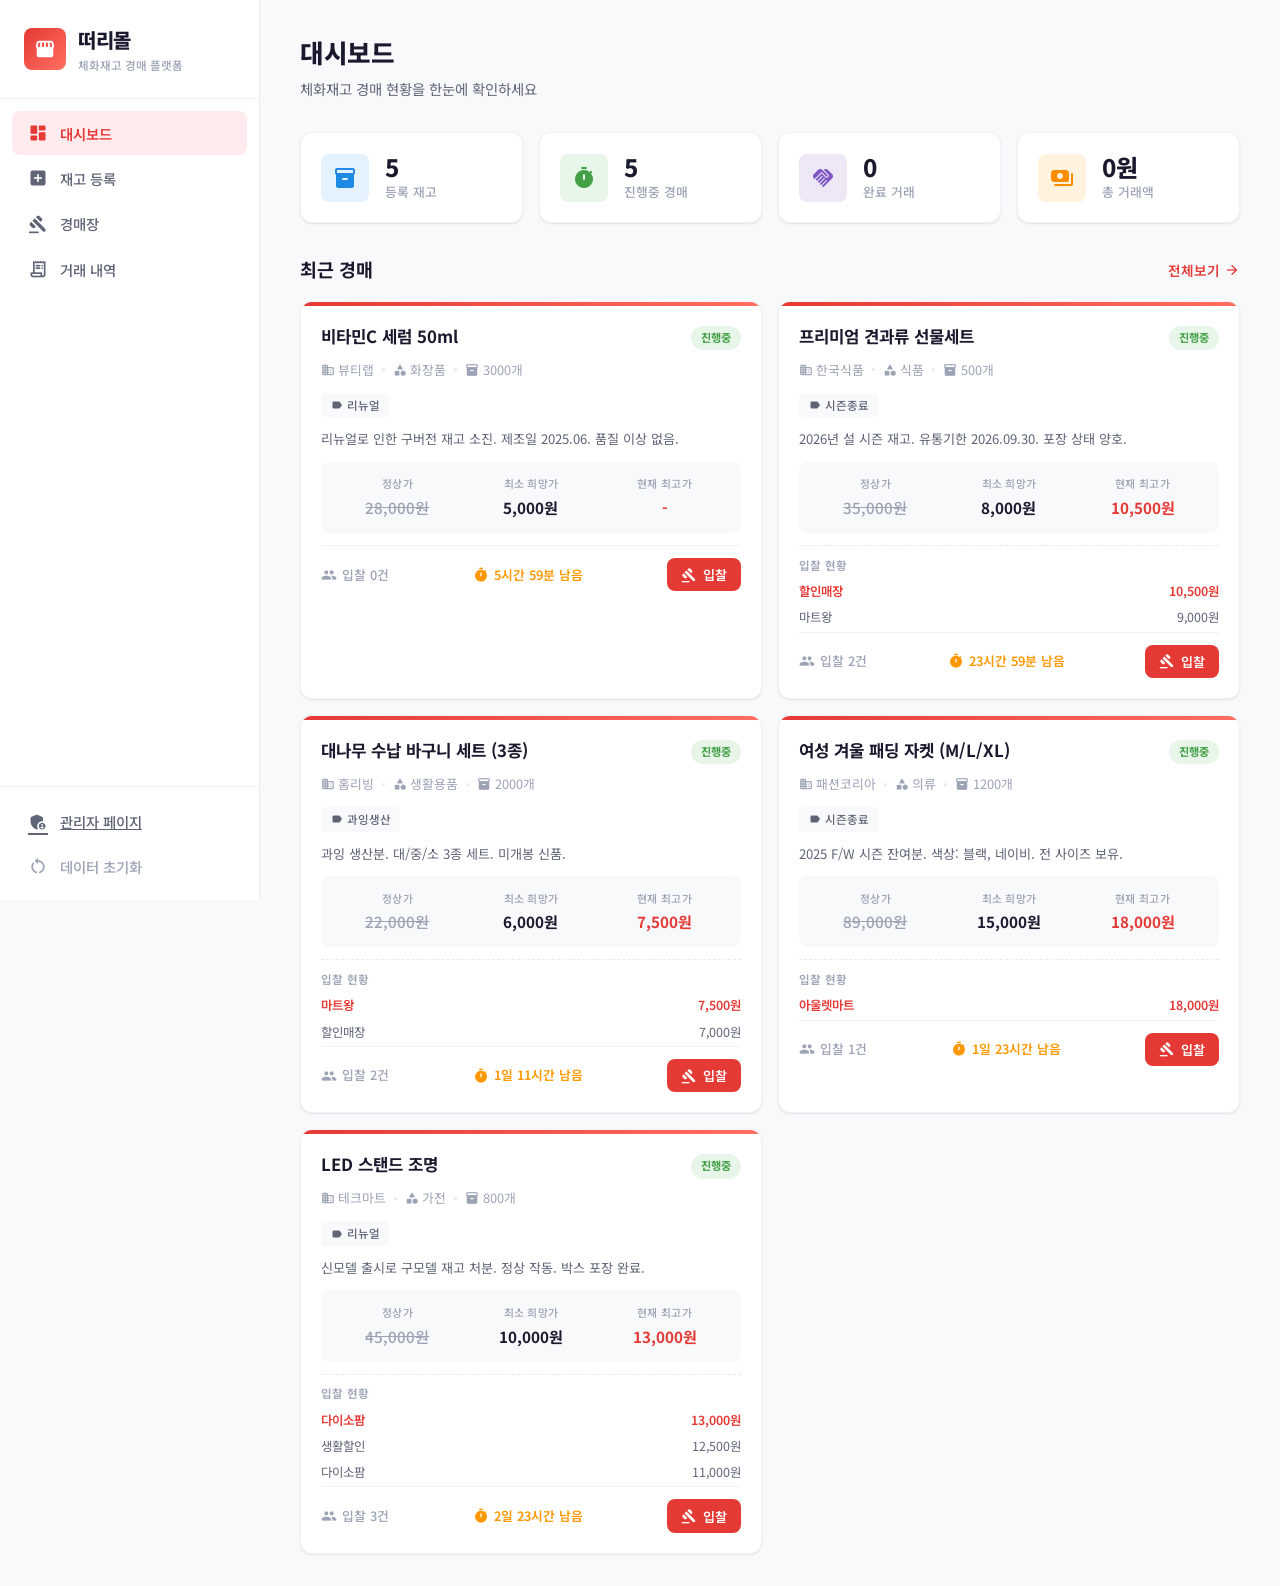
<file: app/index.html>
<!DOCTYPE html>
<html lang="ko">
<head>
  <meta charset="UTF-8">
  <meta name="viewport" content="width=device-width, initial-scale=1.0">
  <title>떠리몰 - 체화재고 경매 플랫폼</title>
  <link rel="stylesheet" href="https://fonts.googleapis.com/css2?family=Noto+Sans+KR:wght@400;500;600;700;800&display=swap">
  <link rel="stylesheet" href="https://fonts.googleapis.com/icon?family=Material+Icons+Round">
  <link rel="stylesheet" href="css/style.css">
</head>
<body>
  <!-- 사이드바 -->
  <aside class="sidebar" id="sidebar">
    <div class="sidebar-header">
      <div class="brand">
        <div class="brand-icon">
          <span class="material-icons-round">storefront</span>
        </div>
        <div>
          <h1 class="brand-name">떠리몰</h1>
          <p class="brand-sub">체화재고 경매 플랫폼</p>
        </div>
      </div>
    </div>
    <nav class="sidebar-nav">
      <button class="nav-item active" data-view="dashboard">
        <span class="material-icons-round">dashboard</span>
        <span>대시보드</span>
      </button>
      <button class="nav-item" data-view="register">
        <span class="material-icons-round">add_box</span>
        <span>재고 등록</span>
      </button>
      <button class="nav-item" data-view="auctions">
        <span class="material-icons-round">gavel</span>
        <span>경매장</span>
      </button>
      <button class="nav-item" data-view="transactions">
        <span class="material-icons-round">receipt_long</span>
        <span>거래 내역</span>
      </button>
    </nav>
    <div class="sidebar-footer">
      <a href="admin.html" class="nav-item">
        <span class="material-icons-round">admin_panel_settings</span>
        <span>관리자 페이지</span>
      </a>
      <button id="reset-data" class="nav-item nav-item-danger">
        <span class="material-icons-round">restart_alt</span>
        <span>데이터 초기화</span>
      </button>
    </div>
  </aside>

  <!-- 모바일 헤더 -->
  <header class="mobile-header" id="mobile-header">
    <button class="menu-toggle" id="menu-toggle">
      <span class="material-icons-round">menu</span>
    </button>
    <div class="brand-inline">
      <span class="material-icons-round">storefront</span>
      <span class="brand-name-sm">떠리몰</span>
    </div>
  </header>
  <div class="overlay hidden" id="overlay"></div>

  <!-- 메인 콘텐츠 -->
  <main class="main-content">

    <!-- 대시보드 -->
    <section id="dashboard" class="view active">
      <div class="view-header">
        <div>
          <h2>대시보드</h2>
          <p class="view-desc">체화재고 경매 현황을 한눈에 확인하세요</p>
        </div>
      </div>
      <div class="stats-grid">
        <div class="stat-card">
          <div class="stat-icon bg-blue"><span class="material-icons-round">inventory_2</span></div>
          <div class="stat-info">
            <span class="stat-value" id="stat-inventory">0</span>
            <span class="stat-label">등록 재고</span>
          </div>
        </div>
        <div class="stat-card">
          <div class="stat-icon bg-green"><span class="material-icons-round">timer</span></div>
          <div class="stat-info">
            <span class="stat-value" id="stat-active">0</span>
            <span class="stat-label">진행중 경매</span>
          </div>
        </div>
        <div class="stat-card">
          <div class="stat-icon bg-purple"><span class="material-icons-round">handshake</span></div>
          <div class="stat-info">
            <span class="stat-value" id="stat-completed">0</span>
            <span class="stat-label">완료 거래</span>
          </div>
        </div>
        <div class="stat-card">
          <div class="stat-icon bg-orange"><span class="material-icons-round">payments</span></div>
          <div class="stat-info">
            <span class="stat-value" id="stat-total">0원</span>
            <span class="stat-label">총 거래액</span>
          </div>
        </div>
      </div>

      <div class="section-header">
        <h3>최근 경매</h3>
        <button class="link-btn" data-goto="auctions">전체보기 <span class="material-icons-round" style="font-size:16px">arrow_forward</span></button>
      </div>
      <div id="recent-auctions" class="card-grid"></div>
    </section>

    <!-- 재고 등록 -->
    <section id="register" class="view">
      <div class="view-header">
        <div>
          <h2>체화재고 등록</h2>
          <p class="view-desc">거래처의 체화재고를 등록하고 경매를 시작하세요</p>
        </div>
      </div>
      <form id="register-form" class="form-card">
        <div class="form-section">
          <h4 class="form-section-title"><span class="material-icons-round">business</span> 거래처 정보</h4>
          <div class="form-group">
            <label for="supplier-name">거래처명 <span class="required">*</span></label>
            <input type="text" id="supplier-name" required placeholder="예: 한국식품">
          </div>
        </div>

        <div class="form-section">
          <h4 class="form-section-title"><span class="material-icons-round">category</span> 상품 정보</h4>
          <div class="form-group">
            <label for="product-name">상품명 <span class="required">*</span></label>
            <input type="text" id="product-name" required placeholder="예: 프리미엄 견과류 선물세트">
          </div>
          <div class="form-row">
            <div class="form-group">
              <label for="category">카테고리 <span class="required">*</span></label>
              <select id="category" required>
                <option value="">선택하세요</option>
                <option value="식품">식품</option>
                <option value="의류">의류</option>
                <option value="가전">가전</option>
                <option value="생활용품">생활용품</option>
                <option value="화장품">화장품</option>
                <option value="기타">기타</option>
              </select>
            </div>
            <div class="form-group">
              <label for="quantity">수량 <span class="required">*</span></label>
              <input type="number" id="quantity" required min="1" placeholder="0">
            </div>
          </div>
          <div class="form-group">
            <label for="description">상품 설명</label>
            <textarea id="description" rows="3" placeholder="재고 상태, 유통기한 등 상세 정보를 입력하세요"></textarea>
          </div>
          <div class="form-group">
            <label for="reason">체화 사유</label>
            <select id="reason">
              <option value="">선택하세요</option>
              <option value="유통기한임박">유통기한 임박</option>
              <option value="시즌종료">시즌 종료</option>
              <option value="과잉생산">과잉 생산</option>
              <option value="반품">반품</option>
              <option value="리뉴얼">리뉴얼 (구버전)</option>
              <option value="기타">기타</option>
            </select>
          </div>
        </div>

        <div class="form-section">
          <h4 class="form-section-title"><span class="material-icons-round">sell</span> 가격 및 경매 설정</h4>
          <div class="form-row">
            <div class="form-group">
              <label for="original-price">정상가 (원) <span class="required">*</span></label>
              <div class="input-with-unit">
                <input type="number" id="original-price" required min="0" placeholder="0">
                <span class="unit">원</span>
              </div>
            </div>
            <div class="form-group">
              <label for="min-price">최소 희망가 (원) <span class="required">*</span></label>
              <div class="input-with-unit">
                <input type="number" id="min-price" required min="0" placeholder="0">
                <span class="unit">원</span>
              </div>
            </div>
          </div>
          <div class="form-group">
            <label for="auction-duration">경매 기간</label>
            <select id="auction-duration" required>
              <option value="1">1시간</option>
              <option value="6">6시간</option>
              <option value="24" selected>24시간</option>
              <option value="72">3일</option>
              <option value="168">7일</option>
            </select>
          </div>
          <div id="price-preview" class="price-preview hidden">
            <span class="material-icons-round">info</span>
            <span>정상가 대비 <strong id="preview-rate">0%</strong> 할인된 가격으로 시작합니다</span>
          </div>
        </div>

        <button type="submit" class="btn btn-primary btn-lg">
          <span class="material-icons-round">gavel</span> 경매 등록하기
        </button>
      </form>
    </section>

    <!-- 경매장 -->
    <section id="auctions" class="view">
      <div class="view-header">
        <div>
          <h2>경매장</h2>
          <p class="view-desc">진행 중인 경매에 참여하세요</p>
        </div>
      </div>
      <div class="filter-bar">
        <div class="filter-group">
          <span class="material-icons-round filter-icon">filter_list</span>
          <select id="filter-category">
            <option value="all">전체 카테고리</option>
            <option value="식품">식품</option>
            <option value="의류">의류</option>
            <option value="가전">가전</option>
            <option value="생활용품">생활용품</option>
            <option value="화장품">화장품</option>
            <option value="기타">기타</option>
          </select>
        </div>
        <div class="filter-group">
          <span class="material-icons-round filter-icon">tune</span>
          <select id="filter-status">
            <option value="active">진행중</option>
            <option value="ended">종료</option>
            <option value="all">전체</option>
          </select>
        </div>
        <div class="filter-result" id="filter-result"></div>
      </div>
      <div id="auction-list" class="card-grid"></div>
    </section>

    <!-- 거래 내역 -->
    <section id="transactions" class="view">
      <div class="view-header">
        <div>
          <h2>거래 내역</h2>
          <p class="view-desc">낙찰 완료된 거래 목록입니다</p>
        </div>
      </div>
      <div class="table-card">
        <table>
          <thead>
            <tr>
              <th>거래일시</th>
              <th>상품명</th>
              <th>거래처</th>
              <th class="text-right">수량</th>
              <th class="text-right">정상가</th>
              <th class="text-right">낙찰가</th>
              <th class="text-right">할인율</th>
              <th>낙찰자</th>
            </tr>
          </thead>
          <tbody id="transaction-tbody"></tbody>
        </table>
      </div>
    </section>
  </main>

  <!-- 입찰 모달 -->
  <div id="bid-modal" class="modal hidden">
    <div class="modal-content">
      <div class="modal-header">
        <h3><span class="material-icons-round">gavel</span> 입찰하기</h3>
        <button class="modal-close"><span class="material-icons-round">close</span></button>
      </div>
      <div class="modal-body">
        <div id="bid-item-info" class="bid-info-card"></div>
        <div class="form-group">
          <label for="bid-amount">입찰가 <span class="required">*</span></label>
          <div class="input-with-unit">
            <input type="number" id="bid-amount" min="0" placeholder="입찰 금액을 입력하세요">
            <span class="unit">원</span>
          </div>
        </div>
        <div class="form-group">
          <label for="bidder-name">입찰자명 <span class="required">*</span></label>
          <input type="text" id="bidder-name" placeholder="입찰자명을 입력하세요">
        </div>
      </div>
      <div class="modal-footer">
        <button class="btn btn-ghost" id="cancel-bid">취소</button>
        <button id="submit-bid" class="btn btn-primary">
          <span class="material-icons-round">gavel</span> 입찰하기
        </button>
      </div>
    </div>
  </div>

  <!-- 토스트 알림 -->
  <div id="toast-container" class="toast-container"></div>

  <script src="js/app.js"></script>
</body>
</html>
</file>
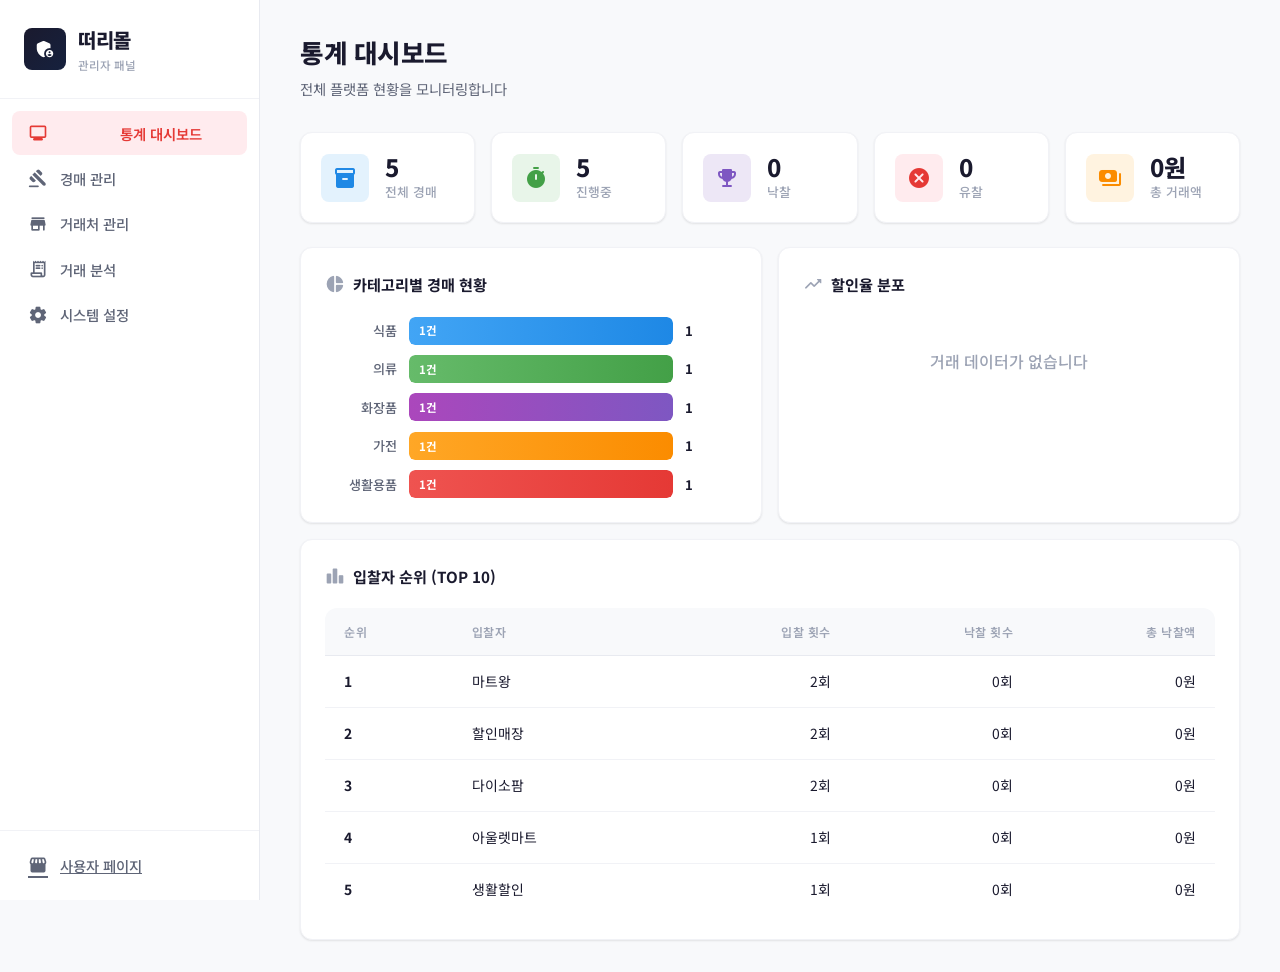
<file: app/admin.html>
<!DOCTYPE html>
<html lang="ko">
<head>
  <meta charset="UTF-8">
  <meta name="viewport" content="width=device-width, initial-scale=1.0">
  <title>떠리몰 관리자</title>
  <link rel="stylesheet" href="https://fonts.googleapis.com/css2?family=Noto+Sans+KR:wght@400;500;600;700;800&display=swap">
  <link rel="stylesheet" href="https://fonts.googleapis.com/icon?family=Material+Icons+Round">
  <link rel="stylesheet" href="css/style.css">
  <link rel="stylesheet" href="css/admin.css">
</head>
<body>
  <!-- 사이드바 -->
  <aside class="sidebar" id="sidebar">
    <div class="sidebar-header">
      <div class="brand">
        <div class="brand-icon admin-icon">
          <span class="material-icons-round">admin_panel_settings</span>
        </div>
        <div>
          <h1 class="brand-name">떠리몰</h1>
          <p class="brand-sub">관리자 패널</p>
        </div>
      </div>
    </div>
    <nav class="sidebar-nav">
      <button class="nav-item active" data-view="admin-dashboard">
        <span class="material-icons-round">monitoring</span>
        <span>통계 대시보드</span>
      </button>
      <button class="nav-item" data-view="admin-auctions">
        <span class="material-icons-round">gavel</span>
        <span>경매 관리</span>
      </button>
      <button class="nav-item" data-view="admin-suppliers">
        <span class="material-icons-round">store</span>
        <span>거래처 관리</span>
      </button>
      <button class="nav-item" data-view="admin-transactions">
        <span class="material-icons-round">receipt_long</span>
        <span>거래 분석</span>
      </button>
      <button class="nav-item" data-view="admin-settings">
        <span class="material-icons-round">settings</span>
        <span>시스템 설정</span>
      </button>
    </nav>
    <div class="sidebar-footer">
      <a href="index.html" class="nav-item">
        <span class="material-icons-round">storefront</span>
        <span>사용자 페이지</span>
      </a>
    </div>
  </aside>

  <!-- 모바일 헤더 -->
  <header class="mobile-header" id="mobile-header">
    <button class="menu-toggle" id="menu-toggle">
      <span class="material-icons-round">menu</span>
    </button>
    <div class="brand-inline">
      <span class="material-icons-round">admin_panel_settings</span>
      <span class="brand-name-sm">관리자</span>
    </div>
  </header>
  <div class="overlay hidden" id="overlay"></div>

  <!-- 메인 -->
  <main class="main-content">

    <!-- 통계 대시보드 -->
    <section id="admin-dashboard" class="view active">
      <div class="view-header">
        <div>
          <h2>통계 대시보드</h2>
          <p class="view-desc">전체 플랫폼 현황을 모니터링합니다</p>
        </div>
      </div>

      <div class="stats-grid stats-grid-5">
        <div class="stat-card">
          <div class="stat-icon bg-blue"><span class="material-icons-round">inventory_2</span></div>
          <div class="stat-info">
            <span class="stat-value" id="ds-total-auctions">0</span>
            <span class="stat-label">전체 경매</span>
          </div>
        </div>
        <div class="stat-card">
          <div class="stat-icon bg-green"><span class="material-icons-round">timer</span></div>
          <div class="stat-info">
            <span class="stat-value" id="ds-active-auctions">0</span>
            <span class="stat-label">진행중</span>
          </div>
        </div>
        <div class="stat-card">
          <div class="stat-icon bg-purple"><span class="material-icons-round">emoji_events</span></div>
          <div class="stat-info">
            <span class="stat-value" id="ds-won-auctions">0</span>
            <span class="stat-label">낙찰</span>
          </div>
        </div>
        <div class="stat-card">
          <div class="stat-icon bg-red"><span class="material-icons-round">cancel</span></div>
          <div class="stat-info">
            <span class="stat-value" id="ds-failed-auctions">0</span>
            <span class="stat-label">유찰</span>
          </div>
        </div>
        <div class="stat-card">
          <div class="stat-icon bg-orange"><span class="material-icons-round">payments</span></div>
          <div class="stat-info">
            <span class="stat-value" id="ds-total-amount">0원</span>
            <span class="stat-label">총 거래액</span>
          </div>
        </div>
      </div>

      <!-- 차트 영역 -->
      <div class="chart-grid">
        <div class="chart-card">
          <h4 class="chart-title"><span class="material-icons-round">pie_chart</span> 카테고리별 경매 현황</h4>
          <div id="category-chart" class="bar-chart-area"></div>
        </div>
        <div class="chart-card">
          <h4 class="chart-title"><span class="material-icons-round">trending_up</span> 할인율 분포</h4>
          <div id="discount-chart" class="bar-chart-area"></div>
        </div>
      </div>

      <div class="chart-card" style="margin-top:1rem">
        <h4 class="chart-title"><span class="material-icons-round">leaderboard</span> 입찰자 순위 (TOP 10)</h4>
        <div class="table-card" style="box-shadow:none;border:none">
          <table>
            <thead>
              <tr>
                <th>순위</th>
                <th>입찰자</th>
                <th class="text-right">입찰 횟수</th>
                <th class="text-right">낙찰 횟수</th>
                <th class="text-right">총 낙찰액</th>
              </tr>
            </thead>
            <tbody id="bidder-ranking"></tbody>
          </table>
        </div>
      </div>
    </section>

    <!-- 경매 관리 -->
    <section id="admin-auctions" class="view">
      <div class="view-header">
        <div>
          <h2>경매 관리</h2>
          <p class="view-desc">등록된 경매를 관리합니다</p>
        </div>
      </div>

      <div class="filter-bar">
        <div class="filter-group">
          <span class="material-icons-round filter-icon">filter_list</span>
          <select id="admin-filter-status">
            <option value="all">전체 상태</option>
            <option value="active">진행중</option>
            <option value="won">낙찰</option>
            <option value="failed">유찰</option>
          </select>
        </div>
        <div class="filter-group">
          <span class="material-icons-round filter-icon">category</span>
          <select id="admin-filter-category">
            <option value="all">전체 카테고리</option>
            <option value="식품">식품</option>
            <option value="의류">의류</option>
            <option value="가전">가전</option>
            <option value="생활용품">생활용품</option>
            <option value="화장품">화장품</option>
            <option value="기타">기타</option>
          </select>
        </div>
        <div class="filter-group">
          <span class="material-icons-round filter-icon">search</span>
          <input type="text" id="admin-search" placeholder="상품명 / 거래처 검색" class="filter-input">
        </div>
        <div class="filter-result" id="admin-auction-count"></div>
      </div>

      <div class="table-card">
        <table>
          <thead>
            <tr>
              <th>상태</th>
              <th>상품명</th>
              <th>거래처</th>
              <th>카테고리</th>
              <th class="text-right">수량</th>
              <th class="text-right">정상가</th>
              <th class="text-right">최소희망가</th>
              <th class="text-right">현재 최고가</th>
              <th class="text-right">입찰수</th>
              <th>종료일시</th>
              <th>관리</th>
            </tr>
          </thead>
          <tbody id="admin-auction-tbody"></tbody>
        </table>
      </div>
    </section>

    <!-- 거래처 관리 -->
    <section id="admin-suppliers" class="view">
      <div class="view-header">
        <div>
          <h2>거래처 관리</h2>
          <p class="view-desc">거래처별 등록 현황과 거래 실적을 확인합니다</p>
        </div>
      </div>
      <div class="card-grid">
        <div id="supplier-list"></div>
      </div>
    </section>

    <!-- 거래 분석 -->
    <section id="admin-transactions" class="view">
      <div class="view-header">
        <div>
          <h2>거래 분석</h2>
          <p class="view-desc">낙찰 거래의 상세 분석 데이터입니다</p>
        </div>
      </div>

      <div class="stats-grid">
        <div class="stat-card">
          <div class="stat-icon bg-blue"><span class="material-icons-round">show_chart</span></div>
          <div class="stat-info">
            <span class="stat-value" id="tx-avg-discount">0%</span>
            <span class="stat-label">평균 할인율</span>
          </div>
        </div>
        <div class="stat-card">
          <div class="stat-icon bg-green"><span class="material-icons-round">savings</span></div>
          <div class="stat-info">
            <span class="stat-value" id="tx-total-saved">0원</span>
            <span class="stat-label">총 절감액</span>
          </div>
        </div>
        <div class="stat-card">
          <div class="stat-icon bg-purple"><span class="material-icons-round">shopping_cart</span></div>
          <div class="stat-info">
            <span class="stat-value" id="tx-avg-amount">0원</span>
            <span class="stat-label">평균 낙찰가</span>
          </div>
        </div>
        <div class="stat-card">
          <div class="stat-icon bg-orange"><span class="material-icons-round">percent</span></div>
          <div class="stat-info">
            <span class="stat-value" id="tx-success-rate">0%</span>
            <span class="stat-label">낙찰률</span>
          </div>
        </div>
      </div>

      <div class="chart-card" style="margin-top:1rem">
        <h4 class="chart-title"><span class="material-icons-round">category</span> 카테고리별 거래 분석</h4>
        <div class="table-card" style="box-shadow:none;border:none">
          <table>
            <thead>
              <tr>
                <th>카테고리</th>
                <th class="text-right">거래 건수</th>
                <th class="text-right">총 거래액</th>
                <th class="text-right">평균 할인율</th>
                <th class="text-right">총 수량</th>
              </tr>
            </thead>
            <tbody id="tx-category-tbody"></tbody>
          </table>
        </div>
      </div>

      <div class="chart-card" style="margin-top:1rem">
        <h4 class="chart-title"><span class="material-icons-round">list_alt</span> 전체 거래 내역</h4>
        <div class="table-card" style="box-shadow:none;border:none">
          <table>
            <thead>
              <tr>
                <th>거래일시</th>
                <th>상품명</th>
                <th>거래처</th>
                <th>낙찰자</th>
                <th class="text-right">수량</th>
                <th class="text-right">정상가</th>
                <th class="text-right">낙찰가</th>
                <th class="text-right">할인율</th>
                <th class="text-right">거래액</th>
              </tr>
            </thead>
            <tbody id="tx-detail-tbody"></tbody>
          </table>
        </div>
      </div>
    </section>

    <!-- 시스템 설정 -->
    <section id="admin-settings" class="view">
      <div class="view-header">
        <div>
          <h2>시스템 설정</h2>
          <p class="view-desc">플랫폼 운영 설정을 관리합니다</p>
        </div>
      </div>

      <div class="settings-grid">
        <div class="settings-card">
          <h4 class="settings-title"><span class="material-icons-round">gavel</span> 경매 기본 설정</h4>
          <div class="form-group">
            <label>기본 경매 기간</label>
            <select id="setting-default-duration">
              <option value="1">1시간</option>
              <option value="6">6시간</option>
              <option value="24" selected>24시간</option>
              <option value="72">3일</option>
              <option value="168">7일</option>
            </select>
          </div>
          <div class="form-group">
            <label>최소 입찰 증가 단위 (원)</label>
            <input type="number" id="setting-min-increment" value="1" min="1">
          </div>
          <div class="form-group">
            <label>최대 경매 기간 (시간)</label>
            <input type="number" id="setting-max-duration" value="168" min="1">
          </div>
        </div>

        <div class="settings-card">
          <h4 class="settings-title"><span class="material-icons-round">notifications</span> 알림 설정</h4>
          <div class="toggle-group">
            <label class="toggle-label">
              <span>경매 등록 알림</span>
              <input type="checkbox" id="setting-notify-register" checked>
              <span class="toggle-switch"></span>
            </label>
          </div>
          <div class="toggle-group">
            <label class="toggle-label">
              <span>입찰 알림</span>
              <input type="checkbox" id="setting-notify-bid" checked>
              <span class="toggle-switch"></span>
            </label>
          </div>
          <div class="toggle-group">
            <label class="toggle-label">
              <span>낙찰 알림</span>
              <input type="checkbox" id="setting-notify-won" checked>
              <span class="toggle-switch"></span>
            </label>
          </div>
          <div class="toggle-group">
            <label class="toggle-label">
              <span>유찰 알림</span>
              <input type="checkbox" id="setting-notify-failed" checked>
              <span class="toggle-switch"></span>
            </label>
          </div>
        </div>

        <div class="settings-card">
          <h4 class="settings-title"><span class="material-icons-round">database</span> 데이터 관리</h4>
          <p class="settings-desc">저장된 데이터를 관리합니다. 초기화 시 모든 데이터가 삭제되며 복구할 수 없습니다.</p>
          <div class="settings-actions">
            <button class="btn btn-ghost" id="export-data">
              <span class="material-icons-round">download</span> 데이터 내보내기
            </button>
            <button class="btn btn-ghost" id="import-data-btn">
              <span class="material-icons-round">upload</span> 데이터 가져오기
            </button>
            <input type="file" id="import-data" accept=".json" style="display:none">
            <button class="btn btn-danger" id="reset-all-data">
              <span class="material-icons-round">delete_forever</span> 전체 초기화
            </button>
          </div>
        </div>
      </div>
    </section>
  </main>

  <!-- 경매 관리 모달 -->
  <div id="auction-action-modal" class="modal hidden">
    <div class="modal-content">
      <div class="modal-header">
        <h3><span class="material-icons-round">edit</span> <span id="modal-action-title">경매 관리</span></h3>
        <button class="modal-close" id="action-modal-close"><span class="material-icons-round">close</span></button>
      </div>
      <div class="modal-body" id="action-modal-body"></div>
      <div class="modal-footer">
        <button class="btn btn-ghost" id="action-modal-cancel">취소</button>
        <button class="btn btn-primary" id="action-modal-confirm">확인</button>
      </div>
    </div>
  </div>

  <!-- 토스트 -->
  <div id="toast-container" class="toast-container"></div>

  <script src="js/admin.js"></script>
</body>
</html>
</file>
<file: app/css/style.css>
/* ========================================
   떠리몰 - 체화재고 경매 플랫폼 스타일
   ======================================== */

* {
  margin: 0;
  padding: 0;
  box-sizing: border-box;
}

:root {
  --primary: #E53935;
  --primary-hover: #C62828;
  --primary-light: #FFEBEE;
  --accent: #FF9800;
  --accent-light: #FFF3E0;

  --blue: #1E88E5;
  --blue-light: #E3F2FD;
  --green: #43A047;
  --green-light: #E8F5E9;
  --purple: #7E57C2;
  --purple-light: #EDE7F6;
  --orange: #FB8C00;
  --orange-light: #FFF3E0;

  --bg: #F8F9FB;
  --surface: #FFFFFF;
  --text-primary: #1A1A2E;
  --text-secondary: #5F6577;
  --text-tertiary: #9CA3B4;
  --border: #E8EAF0;
  --border-light: #F1F2F6;
  --shadow-sm: 0 1px 3px rgba(0,0,0,0.04), 0 1px 2px rgba(0,0,0,0.06);
  --shadow-md: 0 4px 6px rgba(0,0,0,0.04), 0 2px 4px rgba(0,0,0,0.06);
  --shadow-lg: 0 10px 25px rgba(0,0,0,0.06), 0 4px 10px rgba(0,0,0,0.04);
  --radius-sm: 8px;
  --radius-md: 12px;
  --radius-lg: 16px;

  --sidebar-width: 260px;
  --header-height: 56px;
}

body {
  font-family: 'Noto Sans KR', -apple-system, BlinkMacSystemFont, sans-serif;
  background: var(--bg);
  color: var(--text-primary);
  line-height: 1.6;
  display: flex;
  min-height: 100vh;
}

/* ========================================
   사이드바
   ======================================== */
.sidebar {
  width: var(--sidebar-width);
  background: var(--surface);
  border-right: 1px solid var(--border);
  position: fixed;
  top: 0;
  left: 0;
  bottom: 0;
  display: flex;
  flex-direction: column;
  z-index: 200;
  transition: transform 0.3s ease;
}

.sidebar-header {
  padding: 1.5rem;
  border-bottom: 1px solid var(--border-light);
}

.brand {
  display: flex;
  align-items: center;
  gap: 0.75rem;
}

.brand-icon {
  width: 42px;
  height: 42px;
  background: linear-gradient(135deg, var(--primary), #FF6F61);
  border-radius: var(--radius-sm);
  display: flex;
  align-items: center;
  justify-content: center;
  color: white;
  flex-shrink: 0;
}

.brand-icon .material-icons-round {
  font-size: 22px;
}

.brand-name {
  font-size: 1.25rem;
  font-weight: 800;
  color: var(--text-primary);
  letter-spacing: -0.5px;
}

.brand-sub {
  font-size: 0.72rem;
  color: var(--text-tertiary);
  font-weight: 500;
}

.sidebar-nav {
  flex: 1;
  padding: 0.75rem;
  display: flex;
  flex-direction: column;
  gap: 2px;
}

.nav-item {
  display: flex;
  align-items: center;
  gap: 0.75rem;
  padding: 0.7rem 1rem;
  border: none;
  background: none;
  border-radius: var(--radius-sm);
  cursor: pointer;
  font-size: 0.9rem;
  font-weight: 500;
  color: var(--text-secondary);
  transition: all 0.15s;
  width: 100%;
  text-align: left;
  font-family: inherit;
}

.nav-item .material-icons-round {
  font-size: 20px;
}

.nav-item:hover {
  background: var(--bg);
  color: var(--text-primary);
}

.nav-item.active {
  background: var(--primary-light);
  color: var(--primary);
  font-weight: 600;
}

.nav-item-danger {
  color: var(--text-tertiary);
}

.nav-item-danger:hover {
  background: #FFF5F5;
  color: var(--primary);
}

.sidebar-footer {
  padding: 0.75rem;
  border-top: 1px solid var(--border-light);
}

/* ========================================
   모바일 헤더
   ======================================== */
.mobile-header {
  display: none;
  position: fixed;
  top: 0;
  left: 0;
  right: 0;
  height: var(--header-height);
  background: var(--surface);
  border-bottom: 1px solid var(--border);
  z-index: 150;
  align-items: center;
  padding: 0 1rem;
  gap: 0.75rem;
}

.menu-toggle {
  background: none;
  border: none;
  cursor: pointer;
  color: var(--text-primary);
  padding: 0.4rem;
  border-radius: var(--radius-sm);
}

.menu-toggle:hover {
  background: var(--bg);
}

.brand-inline {
  display: flex;
  align-items: center;
  gap: 0.5rem;
  color: var(--primary);
}

.brand-name-sm {
  font-size: 1.1rem;
  font-weight: 800;
}

.overlay {
  position: fixed;
  inset: 0;
  background: rgba(0,0,0,0.4);
  z-index: 190;
  backdrop-filter: blur(2px);
}

.overlay.hidden {
  display: none;
}

/* ========================================
   메인 콘텐츠
   ======================================== */
.main-content {
  flex: 1;
  margin-left: var(--sidebar-width);
  padding: 2rem 2.5rem;
  max-width: 1200px;
}

.view {
  display: none;
  animation: fadeIn 0.25s ease;
}

.view.active {
  display: block;
}

@keyframes fadeIn {
  from { opacity: 0; transform: translateY(8px); }
  to { opacity: 1; transform: translateY(0); }
}

.view-header {
  margin-bottom: 2rem;
}

.view-header h2 {
  font-size: 1.6rem;
  font-weight: 800;
  letter-spacing: -0.5px;
}

.view-desc {
  color: var(--text-secondary);
  font-size: 0.9rem;
  margin-top: 0.25rem;
}

.section-header {
  display: flex;
  justify-content: space-between;
  align-items: center;
  margin: 2rem 0 1rem;
}

.section-header h3 {
  font-size: 1.15rem;
  font-weight: 700;
}

.link-btn {
  background: none;
  border: none;
  color: var(--primary);
  font-size: 0.85rem;
  font-weight: 600;
  cursor: pointer;
  display: flex;
  align-items: center;
  gap: 0.25rem;
  font-family: inherit;
}

.link-btn:hover {
  text-decoration: underline;
}

/* ========================================
   통계 카드
   ======================================== */
.stats-grid {
  display: grid;
  grid-template-columns: repeat(4, 1fr);
  gap: 1rem;
}

.stat-card {
  background: var(--surface);
  border-radius: var(--radius-md);
  padding: 1.25rem;
  box-shadow: var(--shadow-sm);
  display: flex;
  align-items: center;
  gap: 1rem;
  border: 1px solid var(--border-light);
  transition: box-shadow 0.2s;
}

.stat-card:hover {
  box-shadow: var(--shadow-md);
}

.stat-icon {
  width: 48px;
  height: 48px;
  border-radius: var(--radius-sm);
  display: flex;
  align-items: center;
  justify-content: center;
  flex-shrink: 0;
}

.stat-icon .material-icons-round {
  font-size: 24px;
}

.bg-blue { background: var(--blue-light); color: var(--blue); }
.bg-green { background: var(--green-light); color: var(--green); }
.bg-purple { background: var(--purple-light); color: var(--purple); }
.bg-orange { background: var(--orange-light); color: var(--orange); }

.stat-info {
  display: flex;
  flex-direction: column;
}

.stat-value {
  font-size: 1.5rem;
  font-weight: 800;
  color: var(--text-primary);
  line-height: 1.2;
}

.stat-label {
  font-size: 0.8rem;
  color: var(--text-tertiary);
  font-weight: 500;
}

/* ========================================
   카드 그리드 (경매 카드)
   ======================================== */
.card-grid {
  display: grid;
  grid-template-columns: repeat(auto-fill, minmax(340px, 1fr));
  gap: 1rem;
}

.auction-card {
  background: var(--surface);
  border-radius: var(--radius-md);
  box-shadow: var(--shadow-sm);
  border: 1px solid var(--border-light);
  overflow: hidden;
  transition: transform 0.2s, box-shadow 0.2s;
}

.auction-card:hover {
  transform: translateY(-3px);
  box-shadow: var(--shadow-lg);
}

.auction-card.ended {
  opacity: 0.65;
}

.auction-card.ended:hover {
  opacity: 0.8;
}

.card-top-bar {
  height: 4px;
  background: linear-gradient(90deg, var(--primary), #FF6F61);
}

.auction-card.ended .card-top-bar {
  background: var(--border);
}

.auction-card.won .card-top-bar {
  background: linear-gradient(90deg, var(--accent), #FFB74D);
}

.card-body {
  padding: 1.25rem;
}

.card-header {
  display: flex;
  justify-content: space-between;
  align-items: flex-start;
  gap: 0.75rem;
  margin-bottom: 0.6rem;
}

.card-title {
  font-size: 1.05rem;
  font-weight: 700;
  color: var(--text-primary);
  line-height: 1.3;
}

.badge {
  font-size: 0.7rem;
  padding: 0.2rem 0.6rem;
  border-radius: 20px;
  font-weight: 700;
  white-space: nowrap;
  letter-spacing: 0.3px;
}

.badge-active { background: var(--green-light); color: var(--green); }
.badge-ended { background: #F5F5F5; color: var(--text-tertiary); }
.badge-won { background: var(--accent-light); color: var(--orange); }

.card-meta {
  display: flex;
  align-items: center;
  gap: 0.5rem;
  font-size: 0.8rem;
  color: var(--text-tertiary);
  margin-bottom: 0.75rem;
  flex-wrap: wrap;
}

.meta-item {
  display: flex;
  align-items: center;
  gap: 0.2rem;
}

.meta-item .material-icons-round {
  font-size: 14px;
}

.meta-divider {
  width: 3px;
  height: 3px;
  border-radius: 50%;
  background: var(--border);
}

.card-reason {
  display: inline-flex;
  align-items: center;
  gap: 0.25rem;
  font-size: 0.72rem;
  background: var(--bg);
  padding: 0.2rem 0.6rem;
  border-radius: 4px;
  color: var(--text-secondary);
  margin-bottom: 0.75rem;
  font-weight: 500;
}

.card-desc {
  font-size: 0.82rem;
  color: var(--text-secondary);
  margin-bottom: 0.75rem;
  line-height: 1.55;
  display: -webkit-box;
  -webkit-line-clamp: 2;
  -webkit-box-orient: vertical;
  overflow: hidden;
}

.price-grid {
  display: grid;
  grid-template-columns: repeat(3, 1fr);
  gap: 0.5rem;
  padding: 0.85rem;
  background: var(--bg);
  border-radius: var(--radius-sm);
  margin-bottom: 0.75rem;
}

.price-item {
  display: flex;
  flex-direction: column;
  align-items: center;
  gap: 0.15rem;
}

.price-label {
  font-size: 0.68rem;
  color: var(--text-tertiary);
  font-weight: 500;
  text-transform: uppercase;
  letter-spacing: 0.3px;
}

.price-value {
  font-size: 0.95rem;
  font-weight: 700;
}

.price-value.original {
  text-decoration: line-through;
  color: var(--text-tertiary);
  font-weight: 500;
}

.price-value.current {
  color: var(--primary);
}

.card-footer {
  display: flex;
  justify-content: space-between;
  align-items: center;
  padding-top: 0.75rem;
  border-top: 1px solid var(--border-light);
}

.bid-count {
  display: flex;
  align-items: center;
  gap: 0.3rem;
  font-size: 0.8rem;
  color: var(--text-tertiary);
  font-weight: 500;
}

.bid-count .material-icons-round {
  font-size: 16px;
}

.timer {
  display: flex;
  align-items: center;
  gap: 0.3rem;
  font-size: 0.8rem;
  color: var(--accent);
  font-weight: 600;
}

.timer .material-icons-round {
  font-size: 16px;
}

.winner-info {
  display: flex;
  align-items: center;
  gap: 0.3rem;
  font-size: 0.8rem;
  color: var(--green);
  font-weight: 600;
}

.winner-info .material-icons-round {
  font-size: 16px;
}

/* 입찰 내역 */
.bid-history {
  margin-top: 0.6rem;
  padding-top: 0.6rem;
  border-top: 1px dashed var(--border);
}

.bid-history-title {
  font-size: 0.72rem;
  color: var(--text-tertiary);
  margin-bottom: 0.3rem;
  font-weight: 600;
  text-transform: uppercase;
  letter-spacing: 0.3px;
}

.bid-entry {
  font-size: 0.78rem;
  color: var(--text-secondary);
  padding: 0.2rem 0;
  display: flex;
  justify-content: space-between;
}

.bid-entry.winning {
  color: var(--primary);
  font-weight: 600;
}

/* ========================================
   필터 바
   ======================================== */
.filter-bar {
  display: flex;
  align-items: center;
  gap: 0.75rem;
  margin-bottom: 1.5rem;
  flex-wrap: wrap;
}

.filter-group {
  display: flex;
  align-items: center;
  gap: 0.4rem;
  background: var(--surface);
  border: 1px solid var(--border);
  border-radius: var(--radius-sm);
  padding: 0 0.75rem;
}

.filter-icon {
  color: var(--text-tertiary);
  font-size: 18px;
}

.filter-group select {
  border: none;
  padding: 0.55rem 0.25rem;
  font-size: 0.85rem;
  background: transparent;
  color: var(--text-primary);
  font-family: inherit;
  cursor: pointer;
  outline: none;
}

.filter-result {
  font-size: 0.82rem;
  color: var(--text-tertiary);
  margin-left: auto;
}

/* ========================================
   폼
   ======================================== */
.form-card {
  background: var(--surface);
  border-radius: var(--radius-lg);
  padding: 2rem;
  box-shadow: var(--shadow-sm);
  border: 1px solid var(--border-light);
  max-width: 720px;
}

.form-section {
  margin-bottom: 1.75rem;
  padding-bottom: 1.75rem;
  border-bottom: 1px solid var(--border-light);
}

.form-section:last-of-type {
  border-bottom: none;
  margin-bottom: 1rem;
  padding-bottom: 0;
}

.form-section-title {
  display: flex;
  align-items: center;
  gap: 0.5rem;
  font-size: 0.95rem;
  font-weight: 700;
  color: var(--text-primary);
  margin-bottom: 1.25rem;
}

.form-section-title .material-icons-round {
  font-size: 20px;
  color: var(--primary);
}

.form-group {
  margin-bottom: 1rem;
}

.form-group:last-child {
  margin-bottom: 0;
}

.form-group label {
  display: block;
  font-size: 0.82rem;
  font-weight: 600;
  color: var(--text-secondary);
  margin-bottom: 0.4rem;
}

.required {
  color: var(--primary);
}

.form-group input,
.form-group select,
.form-group textarea {
  width: 100%;
  padding: 0.65rem 0.85rem;
  border: 1.5px solid var(--border);
  border-radius: var(--radius-sm);
  font-size: 0.9rem;
  font-family: inherit;
  color: var(--text-primary);
  background: var(--surface);
  transition: border-color 0.2s, box-shadow 0.2s;
}

.form-group input:focus,
.form-group select:focus,
.form-group textarea:focus {
  outline: none;
  border-color: var(--primary);
  box-shadow: 0 0 0 3px var(--primary-light);
}

.form-group input::placeholder,
.form-group textarea::placeholder {
  color: var(--text-tertiary);
}

.form-row {
  display: grid;
  grid-template-columns: 1fr 1fr;
  gap: 1rem;
}

.input-with-unit {
  position: relative;
}

.input-with-unit input {
  padding-right: 2.5rem;
}

.input-with-unit .unit {
  position: absolute;
  right: 0.85rem;
  top: 50%;
  transform: translateY(-50%);
  font-size: 0.82rem;
  color: var(--text-tertiary);
  font-weight: 500;
}

.price-preview {
  display: flex;
  align-items: center;
  gap: 0.5rem;
  padding: 0.75rem 1rem;
  background: var(--blue-light);
  border-radius: var(--radius-sm);
  font-size: 0.82rem;
  color: var(--blue);
  margin-top: 1rem;
}

.price-preview .material-icons-round {
  font-size: 18px;
}

.price-preview.hidden {
  display: none;
}

/* ========================================
   테이블
   ======================================== */
.table-card {
  background: var(--surface);
  border-radius: var(--radius-md);
  box-shadow: var(--shadow-sm);
  border: 1px solid var(--border-light);
  overflow-x: auto;
}

table {
  width: 100%;
  border-collapse: collapse;
}

th {
  padding: 0.85rem 1.2rem;
  text-align: left;
  font-size: 0.75rem;
  font-weight: 600;
  color: var(--text-tertiary);
  text-transform: uppercase;
  letter-spacing: 0.5px;
  background: var(--bg);
  border-bottom: 1px solid var(--border);
}

td {
  padding: 0.9rem 1.2rem;
  font-size: 0.87rem;
  border-bottom: 1px solid var(--border-light);
  color: var(--text-primary);
}

tr:last-child td {
  border-bottom: none;
}

tr:hover td {
  background: var(--bg);
}

.text-right {
  text-align: right;
}

.discount-rate {
  color: var(--primary);
  font-weight: 700;
}

/* ========================================
   버튼
   ======================================== */
.btn {
  display: inline-flex;
  align-items: center;
  justify-content: center;
  gap: 0.4rem;
  padding: 0.6rem 1.2rem;
  border: none;
  border-radius: var(--radius-sm);
  font-size: 0.88rem;
  font-weight: 600;
  cursor: pointer;
  transition: all 0.15s;
  font-family: inherit;
}

.btn:active {
  transform: scale(0.97);
}

.btn .material-icons-round {
  font-size: 18px;
}

.btn-primary {
  background: var(--primary);
  color: white;
}

.btn-primary:hover {
  background: var(--primary-hover);
  box-shadow: 0 2px 8px rgba(229, 57, 53, 0.3);
}

.btn-ghost {
  background: none;
  color: var(--text-secondary);
  border: 1px solid var(--border);
}

.btn-ghost:hover {
  background: var(--bg);
}

.btn-sm {
  padding: 0.45rem 0.85rem;
  font-size: 0.82rem;
}

.btn-lg {
  padding: 0.8rem 2rem;
  font-size: 0.95rem;
  width: 100%;
}

.btn:disabled {
  opacity: 0.5;
  cursor: not-allowed;
}

/* ========================================
   모달
   ======================================== */
.modal {
  position: fixed;
  inset: 0;
  background: rgba(0,0,0,0.5);
  backdrop-filter: blur(4px);
  display: flex;
  align-items: center;
  justify-content: center;
  z-index: 300;
  animation: fadeIn 0.2s ease;
}

.modal.hidden {
  display: none;
}

.modal-content {
  background: var(--surface);
  border-radius: var(--radius-lg);
  width: 90%;
  max-width: 480px;
  box-shadow: var(--shadow-lg);
  overflow: hidden;
  animation: slideUp 0.25s ease;
}

@keyframes slideUp {
  from { opacity: 0; transform: translateY(16px); }
  to { opacity: 1; transform: translateY(0); }
}

.modal-header {
  display: flex;
  justify-content: space-between;
  align-items: center;
  padding: 1.25rem 1.5rem;
  border-bottom: 1px solid var(--border-light);
}

.modal-header h3 {
  display: flex;
  align-items: center;
  gap: 0.5rem;
  font-size: 1.1rem;
  font-weight: 700;
}

.modal-header h3 .material-icons-round {
  color: var(--primary);
}

.modal-close {
  background: none;
  border: none;
  cursor: pointer;
  color: var(--text-tertiary);
  padding: 0.3rem;
  border-radius: 50%;
  transition: background 0.15s;
  display: flex;
}

.modal-close:hover {
  background: var(--bg);
  color: var(--text-primary);
}

.modal-body {
  padding: 1.5rem;
}

.modal-footer {
  padding: 1rem 1.5rem;
  border-top: 1px solid var(--border-light);
  display: flex;
  justify-content: flex-end;
  gap: 0.5rem;
  background: var(--bg);
}

.bid-info-card {
  background: var(--bg);
  border-radius: var(--radius-sm);
  padding: 1rem 1.25rem;
  margin-bottom: 1.25rem;
  font-size: 0.85rem;
  line-height: 1.9;
  border: 1px solid var(--border-light);
}

.bid-info-card strong {
  color: var(--text-primary);
}

.bid-info-card .highlight {
  color: var(--primary);
  font-weight: 700;
}

/* ========================================
   토스트 알림
   ======================================== */
.toast-container {
  position: fixed;
  top: 1.5rem;
  right: 1.5rem;
  z-index: 400;
  display: flex;
  flex-direction: column;
  gap: 0.5rem;
}

.toast {
  display: flex;
  align-items: center;
  gap: 0.6rem;
  padding: 0.85rem 1.25rem;
  background: var(--surface);
  border-radius: var(--radius-sm);
  box-shadow: var(--shadow-lg);
  border-left: 4px solid var(--green);
  font-size: 0.88rem;
  font-weight: 500;
  animation: toastIn 0.3s ease, toastOut 0.3s ease 2.5s forwards;
  max-width: 360px;
}

.toast.error {
  border-left-color: var(--primary);
}

.toast .material-icons-round {
  font-size: 20px;
  color: var(--green);
}

.toast.error .material-icons-round {
  color: var(--primary);
}

@keyframes toastIn {
  from { opacity: 0; transform: translateX(24px); }
  to { opacity: 1; transform: translateX(0); }
}

@keyframes toastOut {
  from { opacity: 1; }
  to { opacity: 0; transform: translateY(-8px); }
}

/* ========================================
   빈 상태
   ======================================== */
.empty-state {
  text-align: center;
  padding: 4rem 2rem;
  color: var(--text-tertiary);
}

.empty-state .material-icons-round {
  font-size: 56px;
  margin-bottom: 1rem;
  opacity: 0.3;
}

.empty-state p {
  font-size: 1rem;
  margin-bottom: 0.3rem;
  font-weight: 500;
}

.empty-state .sub {
  font-size: 0.85rem;
}

/* ========================================
   반응형
   ======================================== */
@media (max-width: 1024px) {
  .stats-grid {
    grid-template-columns: repeat(2, 1fr);
  }
}

@media (max-width: 768px) {
  .sidebar {
    transform: translateX(-100%);
  }

  .sidebar.open {
    transform: translateX(0);
  }

  .mobile-header {
    display: flex;
  }

  .main-content {
    margin-left: 0;
    padding: 1.25rem;
    padding-top: calc(var(--header-height) + 1.25rem);
  }

  .stats-grid {
    grid-template-columns: repeat(2, 1fr);
    gap: 0.75rem;
  }

  .stat-card {
    padding: 1rem;
  }

  .stat-icon {
    width: 40px;
    height: 40px;
  }

  .stat-value {
    font-size: 1.25rem;
  }

  .card-grid {
    grid-template-columns: 1fr;
  }

  .form-card {
    padding: 1.25rem;
  }

  .form-row {
    grid-template-columns: 1fr;
  }

  .view-header h2 {
    font-size: 1.3rem;
  }

  .filter-bar {
    flex-direction: column;
    align-items: stretch;
  }

  .filter-result {
    margin-left: 0;
  }

  .table-card {
    font-size: 0.82rem;
  }

  th, td {
    padding: 0.65rem 0.8rem;
  }

  .toast-container {
    top: calc(var(--header-height) + 0.75rem);
    right: 1rem;
    left: 1rem;
  }

  .toast {
    max-width: 100%;
  }
}

@media (max-width: 480px) {
  .stats-grid {
    grid-template-columns: 1fr 1fr;
  }

  .price-grid {
    grid-template-columns: 1fr;
    gap: 0.4rem;
  }

  .price-item {
    flex-direction: row;
    justify-content: space-between;
  }
}
</file>
<file: app/css/admin.css>
/* ========================================
   관리자 페이지 전용 스타일
   ======================================== */

.admin-icon {
  background: linear-gradient(135deg, #1A1A2E, #16213E) !important;
}

/* 5열 통계 그리드 */
.stats-grid-5 {
  grid-template-columns: repeat(5, 1fr);
}

.bg-red {
  background: var(--primary-light);
  color: var(--primary);
}

/* 차트 영역 */
.chart-grid {
  display: grid;
  grid-template-columns: 1fr 1fr;
  gap: 1rem;
  margin-top: 1.5rem;
}

.chart-card {
  background: var(--surface);
  border-radius: var(--radius-md);
  padding: 1.5rem;
  box-shadow: var(--shadow-sm);
  border: 1px solid var(--border-light);
}

.chart-title {
  display: flex;
  align-items: center;
  gap: 0.5rem;
  font-size: 0.95rem;
  font-weight: 700;
  margin-bottom: 1.25rem;
  color: var(--text-primary);
}

.chart-title .material-icons-round {
  font-size: 20px;
  color: var(--text-tertiary);
}

/* CSS 바 차트 */
.bar-chart-area {
  display: flex;
  flex-direction: column;
  gap: 0.65rem;
}

.bar-row {
  display: flex;
  align-items: center;
  gap: 0.75rem;
}

.bar-label {
  width: 72px;
  font-size: 0.82rem;
  color: var(--text-secondary);
  font-weight: 500;
  text-align: right;
  flex-shrink: 0;
}

.bar-track {
  flex: 1;
  height: 28px;
  background: var(--bg);
  border-radius: 6px;
  overflow: hidden;
  position: relative;
}

.bar-fill {
  height: 100%;
  border-radius: 6px;
  transition: width 0.6s ease;
  display: flex;
  align-items: center;
  padding-left: 0.6rem;
  min-width: fit-content;
}

.bar-fill span {
  font-size: 0.72rem;
  font-weight: 700;
  color: white;
  white-space: nowrap;
}

.bar-fill.blue { background: linear-gradient(90deg, #42A5F5, #1E88E5); }
.bar-fill.green { background: linear-gradient(90deg, #66BB6A, #43A047); }
.bar-fill.purple { background: linear-gradient(90deg, #AB47BC, #7E57C2); }
.bar-fill.orange { background: linear-gradient(90deg, #FFA726, #FB8C00); }
.bar-fill.red { background: linear-gradient(90deg, #EF5350, #E53935); }
.bar-fill.teal { background: linear-gradient(90deg, #26A69A, #00897B); }

.bar-value {
  width: 52px;
  font-size: 0.82rem;
  font-weight: 700;
  color: var(--text-primary);
  flex-shrink: 0;
}

/* 관리 테이블 액션 */
.action-group {
  display: flex;
  gap: 0.3rem;
}

.action-btn {
  background: none;
  border: 1px solid var(--border);
  border-radius: 6px;
  cursor: pointer;
  padding: 0.3rem;
  display: flex;
  align-items: center;
  justify-content: center;
  transition: all 0.15s;
  color: var(--text-tertiary);
}

.action-btn:hover {
  background: var(--bg);
  color: var(--text-primary);
  border-color: var(--text-tertiary);
}

.action-btn.danger:hover {
  background: var(--primary-light);
  color: var(--primary);
  border-color: var(--primary);
}

.action-btn .material-icons-round {
  font-size: 18px;
}

/* 검색 인풋 */
.filter-input {
  border: none;
  padding: 0.55rem 0.25rem;
  font-size: 0.85rem;
  background: transparent;
  color: var(--text-primary);
  font-family: inherit;
  outline: none;
  min-width: 180px;
}

.filter-input::placeholder {
  color: var(--text-tertiary);
}

/* 거래처 카드 */
.supplier-card {
  background: var(--surface);
  border-radius: var(--radius-md);
  box-shadow: var(--shadow-sm);
  border: 1px solid var(--border-light);
  padding: 1.5rem;
  transition: box-shadow 0.2s;
}

.supplier-card:hover {
  box-shadow: var(--shadow-md);
}

.supplier-header {
  display: flex;
  align-items: center;
  gap: 0.75rem;
  margin-bottom: 1rem;
}

.supplier-avatar {
  width: 44px;
  height: 44px;
  border-radius: var(--radius-sm);
  display: flex;
  align-items: center;
  justify-content: center;
  font-size: 1.1rem;
  font-weight: 800;
  color: white;
  flex-shrink: 0;
}

.supplier-name {
  font-size: 1.05rem;
  font-weight: 700;
}

.supplier-sub {
  font-size: 0.78rem;
  color: var(--text-tertiary);
}

.supplier-stats {
  display: grid;
  grid-template-columns: repeat(3, 1fr);
  gap: 0.5rem;
}

.supplier-stat {
  text-align: center;
  padding: 0.6rem;
  background: var(--bg);
  border-radius: var(--radius-sm);
}

.supplier-stat-value {
  font-size: 1.1rem;
  font-weight: 700;
  color: var(--text-primary);
  display: block;
}

.supplier-stat-label {
  font-size: 0.7rem;
  color: var(--text-tertiary);
  font-weight: 500;
}

/* 설정 */
.settings-grid {
  display: grid;
  grid-template-columns: repeat(auto-fill, minmax(340px, 1fr));
  gap: 1rem;
}

.settings-card {
  background: var(--surface);
  border-radius: var(--radius-md);
  padding: 1.5rem;
  box-shadow: var(--shadow-sm);
  border: 1px solid var(--border-light);
}

.settings-title {
  display: flex;
  align-items: center;
  gap: 0.5rem;
  font-size: 0.95rem;
  font-weight: 700;
  margin-bottom: 1.25rem;
}

.settings-title .material-icons-round {
  font-size: 20px;
  color: var(--primary);
}

.settings-desc {
  font-size: 0.82rem;
  color: var(--text-secondary);
  margin-bottom: 1.25rem;
  line-height: 1.6;
}

.settings-actions {
  display: flex;
  flex-direction: column;
  gap: 0.5rem;
}

.settings-actions .btn {
  justify-content: flex-start;
}

/* 토글 스위치 */
.toggle-group {
  margin-bottom: 0.85rem;
}

.toggle-label {
  display: flex;
  align-items: center;
  justify-content: space-between;
  cursor: pointer;
  font-size: 0.88rem;
  color: var(--text-primary);
}

.toggle-label input {
  display: none;
}

.toggle-switch {
  width: 44px;
  height: 24px;
  background: var(--border);
  border-radius: 12px;
  position: relative;
  transition: background 0.2s;
  flex-shrink: 0;
}

.toggle-switch::after {
  content: '';
  position: absolute;
  top: 3px;
  left: 3px;
  width: 18px;
  height: 18px;
  background: white;
  border-radius: 50%;
  transition: transform 0.2s;
  box-shadow: 0 1px 3px rgba(0,0,0,0.15);
}

.toggle-label input:checked + .toggle-switch {
  background: var(--green);
}

.toggle-label input:checked + .toggle-switch::after {
  transform: translateX(20px);
}

/* 위험 버튼 */
.btn-danger {
  background: var(--primary-light);
  color: var(--primary);
  border: 1px solid transparent;
}

.btn-danger:hover {
  background: var(--primary);
  color: white;
}

/* 상태 뱃지 (테이블용) */
.status-badge {
  display: inline-flex;
  align-items: center;
  gap: 0.25rem;
  padding: 0.2rem 0.55rem;
  border-radius: 20px;
  font-size: 0.72rem;
  font-weight: 600;
}

.status-active { background: var(--green-light); color: var(--green); }
.status-won { background: var(--accent-light); color: var(--orange); }
.status-failed { background: #F5F5F5; color: var(--text-tertiary); }

/* 모달 내부 폼 */
.modal-info-row {
  display: flex;
  justify-content: space-between;
  padding: 0.5rem 0;
  font-size: 0.88rem;
  border-bottom: 1px solid var(--border-light);
}

.modal-info-row:last-child {
  border-bottom: none;
}

.modal-info-label {
  color: var(--text-secondary);
}

.modal-info-value {
  font-weight: 600;
}

/* 반응형 */
@media (max-width: 1200px) {
  .stats-grid-5 {
    grid-template-columns: repeat(3, 1fr);
  }
}

@media (max-width: 1024px) {
  .chart-grid {
    grid-template-columns: 1fr;
  }
}

@media (max-width: 768px) {
  .stats-grid-5 {
    grid-template-columns: repeat(2, 1fr);
  }

  .settings-grid {
    grid-template-columns: 1fr;
  }

  .supplier-stats {
    grid-template-columns: repeat(3, 1fr);
  }

  .filter-input {
    min-width: 120px;
  }
}

@media (max-width: 480px) {
  .stats-grid-5 {
    grid-template-columns: 1fr 1fr;
  }

  .bar-label {
    width: 52px;
    font-size: 0.75rem;
  }
}
</file>
